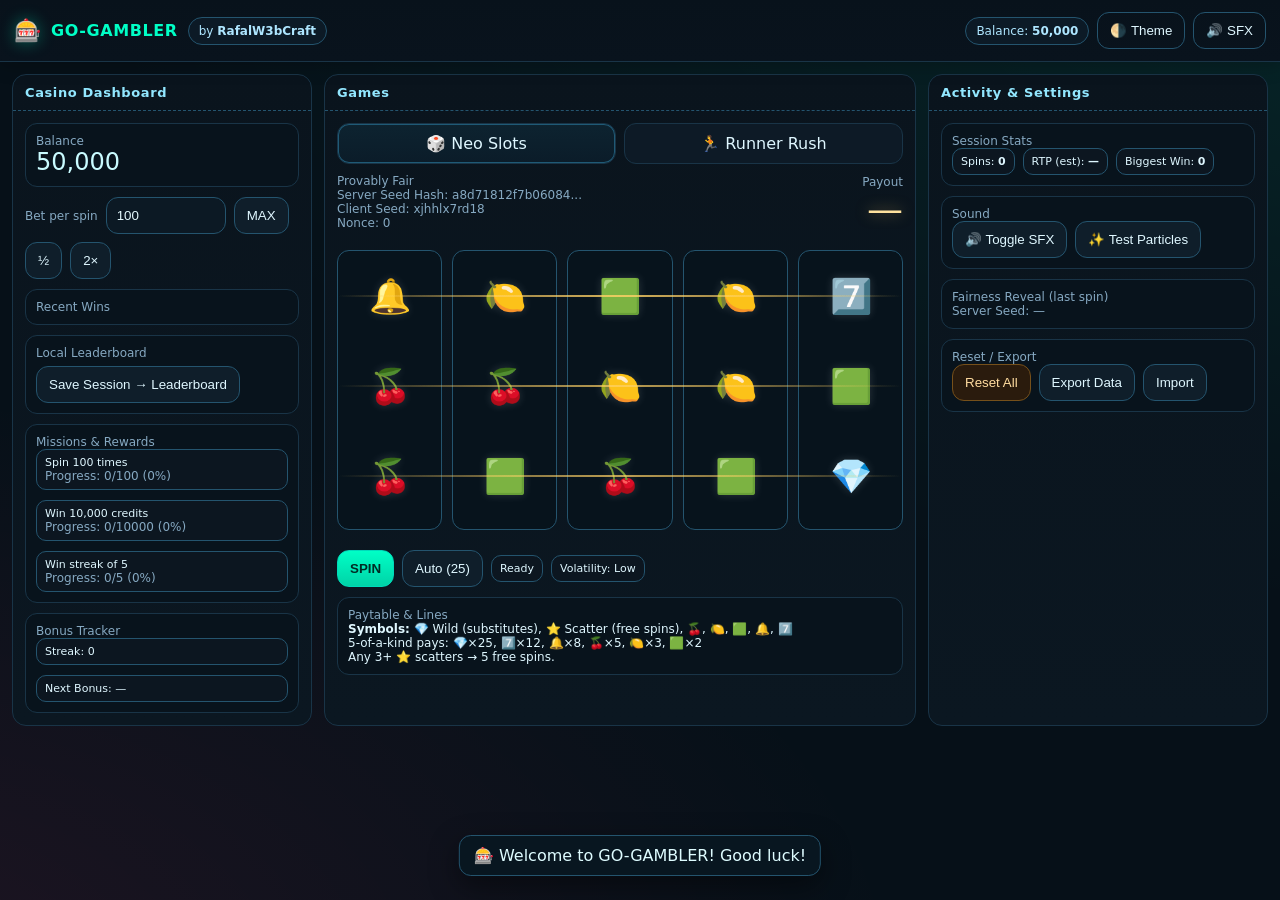
<file: index.html>
<!doctype html>
<html lang="en">
<head>
<meta charset="utf-8"/>
<meta name="viewport" content="width=device-width,initial-scale=1,maximum-scale=1,viewport-fit=cover"/>
<title>INDEX-GAMBLER — RafalW3bCraft</title>
<meta name="theme-color" content="#0a0f14"/>
<style>
:root{
  --bg:#070b10; --panel:#0c141e; --ink:#dff7ff; --muted:#86a9c2;
  --acc:#00ffc6; --acc2:#ff3d81; --gold:#ffd166; --good:#2af07a; --bad:#ff5050; --blue:#66c2ff;
  --edge:#193447; --edge2:#24546e; --glass:#0a1621cc;
}
*{box-sizing:border-box}
html,body{height:100%}
body{
  margin:0; color:var(--ink);
  background:
    radial-gradient(1400px 700px at 115% -10%, rgba(0,255,198,.10), transparent),
    radial-gradient(1100px 600px at -15% 110%, rgba(255,61,129,.10), transparent),
    #061018;
  font-family: Inter, ui-sans-serif, system-ui, Segoe UI, Roboto, Helvetica, Arial, Apple Color Emoji, Noto Color Emoji;
  -webkit-font-smoothing: antialiased;
  -moz-osx-font-smoothing: grayscale;
}
header{
  position:sticky; top:0; z-index:10;
  display:flex; align-items:center; gap:10px; padding:12px 14px;
  background:linear-gradient(180deg, #08121b 0%, #09131d 100%); border-bottom:1px solid var(--edge);
  box-shadow: 0 2px 18px rgba(0,0,0,.25);
  backdrop-filter: blur(10px);
}
.brand{display:flex; gap:10px; align-items:center}
.brand .logo{font-size:22px; filter: drop-shadow(0 0 8px rgba(0,255,198,.35))}
.brand h1{font-size:16px; margin:0; letter-spacing:.6px; color:var(--acc)}
header .right{margin-left:auto; display:flex; align-items:center; gap:8px}
.pill{padding:6px 10px; border:1px solid var(--edge2); border-radius:999px; background:#0c1a26; color:#aee6ff; font-size:12px}
.btn{cursor:pointer; border:1px solid var(--edge2); background:#0f1e2a; color:var(--ink); padding:10px 12px; border-radius:12px; transition:.15s transform; user-select:none}
.btn:active{transform:translateY(1px)}
.btn:disabled{opacity:.5; cursor:not-allowed; pointer-events:none}
.btn.primary{background:linear-gradient(180deg,#00ffc6,#00d3a7); border-color:#00dabb; color:#002c25; font-weight:800}
.btn.ghost{background:transparent}
.btn.warn{background:#2a1b0d; border-color:#76501a; color:#ffdca0}
.wrap{display:grid; grid-template-columns:1fr; gap:12px; padding:12px}
@media(min-width:1100px){ .wrap{grid-template-columns:300px 1fr 340px} }
.card{background:linear-gradient(180deg,#0a141d,#0b1721); border:1px solid var(--edge); border-radius:14px; overflow:hidden}
.card h2{margin:0; padding:10px 12px; border-bottom:1px dashed var(--edge2); font-size:13px; color:#92e7ff; letter-spacing:.6px}
.pad{padding:12px}
.row{display:flex; gap:8px; flex-wrap:wrap; align-items:center}
.col{display:flex; flex-direction:column; gap:10px}
.kpi{background:#08131c; border:1px solid var(--edge); border-radius:12px; padding:10px}
.score{font-size:24px; color:#c9fbff}
.sub{font-size:12px; color:var(--muted)}
.badge{font-size:11px; padding:6px 8px; border:1px solid var(--edge2); border-radius:10px; background:#0c1620}
hr.sep{border:0; border-top:1px dashed var(--edge2); margin:8px 0}
input,select{background:#0c1924; border:1px solid var(--edge2); border-radius:12px; color:#e6fbff; padding:10px; min-width:0}

/* Tabs */
.tabs{display:flex; gap:8px; flex-wrap:wrap}
.tab{flex:1; text-align:center; background:#0d1a26; border:1px solid var(--edge); border-radius:12px; padding:10px; cursor:pointer; user-select:none}
.tab.active{background:linear-gradient(180deg,#0d2330,#0b1c29); box-shadow:0 0 0 1px #1f5a76 inset}

/* Slots — 5x3 optimized */
.slotsHead{display:flex; align-items:flex-end; justify-content:space-between}
.reels{position:relative; height:280px; display:grid; grid-template-columns:repeat(5,1fr); gap:10px; margin:10px 0}
.reel{background:#07131c; border:1px solid var(--edge2); border-radius:12px; overflow:hidden; position:relative}
.strip{position:absolute; left:0; right:0; top:0; will-change:transform}
.cell{height:90px; display:grid; place-items:center; font-size:34px; text-shadow:0 0 10px rgba(255,255,255,.15)}
.payline{position:absolute; left:0; right:0; height:2px; background:linear-gradient(90deg, transparent, var(--gold), transparent); opacity:.35; pointer-events:none}
.winGlow{box-shadow:0 0 0 1px #ffe29e inset, 0 0 18px rgba(255,209,102,.35); animation:glow .9s ease-in-out infinite alternate}
@keyframes glow{from{box-shadow:0 0 0 1px #ffe29e inset, 0 0 10px rgba(255,209,102,.2)}to{box-shadow:0 0 0 1px #ffe29e inset, 0 0 26px rgba(255,209,102,.5)}}
.bigWin{font-size:36px; color:#ffe29e; text-shadow:0 0 14px rgba(255,209,102,.5)}
.payTable{font-size:12px}
.spark{position:absolute; width:8px; height:8px; border-radius:50%; background:radial-gradient(circle at 30% 30%, #fff, #ffd166 45%, transparent 60%); pointer-events:none;}

/* Runner Rush */
.runnerWrap{position:relative; height:420px; border-radius:14px; overflow:hidden; border:1px solid var(--edge2); background:#061018}
canvas#runner{display:block; width:100%; height:420px; background:linear-gradient(#061018 60%, #0b1a26)}
.hud{position:absolute; top:8px; left:8px; right:8px; display:flex; justify-content:space-between; gap:8px; pointer-events:none}
.hud .tag{background:#0b1620aa; border:1px solid var(--edge2); padding:6px 10px; border-radius:10px}
.ctaRow{position:absolute; bottom:10px; left:0; right:0; display:flex; justify-content:center; gap:12px}
.gbtn{pointer-events:auto; padding:10px 12px; border-radius:12px; border:1px solid var(--edge2); background:#0f1e2a; color:#e8fbff}
.gbtn.primary{background:linear-gradient(180deg,#00ffc6,#00d3a7); color:#00332a; border-color:#00d3b7}

/* Leaderboard & log */
.log{max-height:280px; overflow:auto; font-size:12px}
.toast{position:fixed; left:50%; bottom:18px; transform:translateX(-50%); background:#081620; color:#defcff; border:1px solid var(--edge2); border-radius:12px; padding:10px 14px; box-shadow:0 10px 30px rgba(0,0,0,.45); opacity:0; pointer-events:none; transition:.18s opacity,.18s transform; z-index:20}
.toast.show{opacity:1; transform:translateX(-50%) translateY(-6px)}

/* Progressive features */
.hot-streak{color:#ff6b35; font-weight:bold; animation:pulse 1s infinite}
.near-win{color:#ffdd44; animation:shimmer 2s infinite}
@keyframes pulse{0%,100%{opacity:1}50%{opacity:0.7}}
@keyframes shimmer{0%,100%{opacity:1}50%{opacity:0.6}}

/* Theme toggle (subtle) */
.themeLight:root, .themeLight body{ --bg:#f7fbff; --panel:#ffffff; --ink:#0c1a22; --muted:#4a6b82; background:#eaf6ff }
.themeLight header{ background:#ffffffcc; }
.themeLight .card{ background:#ffffff; }
.themeLight .reel{ background:#f3faff }
.themeLight .pill{ background:#eef7ff }
</style>
</head>
<body>
<header>
  <div class="brand">
    <div class="logo">🎰</div>
    <h1>GO-GAMBLER</h1>
    <div class="pill">by <b>RafalW3bCraft</b></div>
  </div>
  <div class="right">
    <div id="balancePill" class="pill">Balance: <b id="bal">—</b></div>
    <button id="themeBtn" class="btn ghost">🌗 Theme</button>
    <button id="sfxBtn" class="btn ghost">🔊 SFX</button>
  </div>
</header>

<div class="wrap">
  <!-- LEFT: Dashboard -->
  <section class="card">
    <h2>Casino Dashboard</h2>
    <div class="pad col">
      <div class="kpi">
        <div class="sub">Balance</div>
        <div id="balance" class="score">—</div>
      </div>
      <div class="row">
        <label class="sub">Bet per spin</label>
        <input id="bet" type="number" min="1" step="10" value="100" style="width:120px"/>
        <button id="betMax" class="btn">MAX</button>
        <button id="betHalf" class="btn">½</button>
        <button id="betDouble" class="btn">2×</button>
      </div>
      <div class="kpi">
        <div class="sub">Recent Wins</div>
        <div id="recent" class="log"></div>
      </div>
      <div class="kpi">
        <div class="sub">Local Leaderboard</div>
        <div id="lb" class="log"></div>
        <button id="saveLB" class="btn" style="margin-top:6px">Save Session → Leaderboard</button>
      </div>
      <div class="kpi">
        <div class="sub">Missions & Rewards</div>
        <div id="missions" class="col">
          <!-- populated by JS -->
        </div>
      </div>
      <div class="kpi">
        <div class="sub">Bonus Tracker</div>
        <div id="bonusTracker" class="col">
          <div class="badge">Streak: <span id="streakCount">0</span></div>
          <div class="badge">Next Bonus: <span id="nextBonus">—</span></div>
        </div>
      </div>
    </div>
  </section>

  <!-- CENTER: Games -->
  <section class="card">
    <h2>Games</h2>
    <div class="pad">
      <div class="tabs">
        <div class="tab active" data-tab="slotsTab">🎲 Neo Slots</div>
        <div class="tab" data-tab="runnerTab">🏃 Runner Rush</div>
      </div>

      <!-- SLOTS -->
      <div id="slotsTab" class="col" style="margin-top:10px">
        <div class="slotsHead">
          <div>
            <div class="sub">Provably Fair</div>
            <div class="sub">Server Seed Hash: <span id="srvHash">—</span></div>
            <div class="sub">Client Seed: <span id="cliSeed">—</span></div>
            <div class="sub">Nonce: <span id="nonce">—</span></div>
          </div>
          <div style="text-align:right">
            <div class="sub">Payout</div>
            <div id="payoutBox" class="bigWin">—</div>
          </div>
        </div>

        <div class="reels" id="reels"></div>

        <div class="row">
          <button id="spinBtn" class="btn primary">SPIN</button>
          <button id="autoBtn" class="btn">Auto (25)</button>
          <span id="slotStatus" class="badge">Ready</span>
          <span id="volatilityMeter" class="badge">Volatility: Low</span>
        </div>

        <div class="kpi">
          <div class="sub">Paytable & Lines</div>
          <div class="row">
            <div class="payTable">
              <b>Symbols:</b> 💎 Wild (substitutes), ⭐ Scatter (free spins), 🍒, 🍋, 🟩, 🔔, 7️⃣<br/>
              5-of-a-kind pays: 💎×25, 7️⃣×12, 🔔×8, 🍒×5, 🍋×3, 🟩×2<br/>
              Any 3+ ⭐ scatters → 5 free spins.
            </div>
          </div>
        </div>
      </div>

      <!-- RUNNER -->
      <div id="runnerTab" style="display:none; margin-top:10px">
        <div class="runnerWrap">
          <canvas id="runner" width="900" height="420"></canvas>
          <div class="hud">
            <div class="tag">Score: <b id="rScore">0</b></div>
            <div class="tag">Coins: <b id="rCoins">0</b></div>
            <div class="tag">Speed: <b id="rSpeed">1.0×</b></div>
          </div>
          <div class="ctaRow">
            <button id="rStart" class="gbtn primary">Start</button>
            <button id="rPause" class="gbtn">Pause</button>
            <button id="rHelp" class="gbtn">?</button>
          </div>
        </div>
        <div class="sub" style="margin-top:6px">Swipe / arrow keys: move lanes · Swipe up/Space: jump · Down: slide</div>
      </div>
    </div>
  </section>

  <!-- RIGHT: Activity & Settings -->
  <section class="card">
    <h2>Activity & Settings</h2>
    <div class="pad col">
      <div class="kpi">
        <div class="sub">Session Stats</div>
        <div class="row">
          <span class="badge">Spins: <b id="statSpins">0</b></span>
          <span class="badge">RTP (est): <b id="statRTP">—</b></span>
          <span class="badge">Biggest Win: <b id="statBig">0</b></span>
        </div>
      </div>
      <div class="kpi">
        <div class="sub">Sound</div>
        <div class="row">
          <button id="sfxToggle" class="btn">🔊 Toggle SFX</button>
          <button id="confettiTest" class="btn">✨ Test Particles</button>
        </div>
      </div>
      <div class="kpi">
        <div class="sub">Fairness Reveal (last spin)</div>
        <div class="sub">Server Seed: <span id="revealSrv">—</span></div>
      </div>
      <div class="kpi">
        <div class="sub">Reset / Export</div>
        <div class="row">
          <button id="resetAll" class="btn warn">Reset All</button>
          <button id="exportBtn" class="btn">Export Data</button>
          <input id="importFile" type="file" accept="application/json" style="display:none"/>
          <button id="importBtn" class="btn">Import</button>
        </div>
      </div>
    </div>
  </section>
</div>

<div id="toast" class="toast">Toast</div>

<script>
/* =========================
   Utils & SFX (Optimized)
========================= */
const $ = id=>document.getElementById(id);
const fmt = n => Number(n).toLocaleString();
const clamp=(v,a,b)=>Math.max(a,Math.min(b,v));
const rng = (min,max)=>Math.random()*(max-min)+min;

let toastTimer;
const toast=(m)=>{
  const t=$('toast');
  t.textContent=m;
  t.classList.add('show');
  if(toastTimer) clearTimeout(toastTimer);
  toastTimer = setTimeout(()=>t.classList.remove('show'),1400);
};

let SFX_ON = true;
let audioContext = null;

function initAudioContext(){
  if(!audioContext){
    audioContext = new (window.AudioContext||window.webkitAudioContext)();
    if(audioContext.state === 'suspended') audioContext.resume();
  }
}

function beep(freq=880, dur=.06, type='triangle', vol=.18){
  if(!SFX_ON) return;
  try{
    initAudioContext();
    const o = audioContext.createOscillator();
    const g = audioContext.createGain();
    o.type=type; o.frequency.value=freq; 
    o.connect(g); g.connect(audioContext.destination);
    g.gain.value=0.0001; 
    g.gain.exponentialRampToValueAtTime(vol, audioContext.currentTime+.01);
    g.gain.exponentialRampToValueAtTime(0.0001, audioContext.currentTime+dur);
    o.start(); o.stop(audioContext.currentTime+dur+.02);
  }catch(e){console.warn('Audio error:',e);}
}

/* =========================
   Enhanced Persistence System
========================= */
const STORE_KEY='gogambler_store_v3';
const BACKUP_KEY='gogambler_backup_v3';

const store = {
  data: { 
    bal:50000, bet:100, spins:0, won:0, biggest:0, 
    history:[], leaderboard:[], theme:'dark', sfx:true, missions:{},
    streak:0, lastWin:0, totalLoss:0, sessionStart:Date.now(),
    volatilityLevel: 'low', nearWins: 0, bonusProgress: 0
  },
  
  load(){ 
    try{ 
      const j=JSON.parse(localStorage.getItem(STORE_KEY)||'null'); 
      if(j) {
        this.data = {...this.data, ...j};
        // Migration for new fields
        if(!this.data.volatilityLevel) this.data.volatilityLevel = 'low';
        if(!this.data.nearWins) this.data.nearWins = 0;
        if(!this.data.bonusProgress) this.data.bonusProgress = 0;
      }
    }catch(e){
      console.warn('Failed to load data, trying backup...');
      this.loadBackup();
    }
  },
  
  save(){ 
    try{
      const dataStr = JSON.stringify(this.data);
      localStorage.setItem(STORE_KEY, dataStr);
      // Create backup every 10 saves
      if(this.data.spins % 10 === 0){
        localStorage.setItem(BACKUP_KEY, dataStr);
      }
    }catch(e){
      console.error('Failed to save data:', e);
      toast('⚠️ Save failed - storage full?');
    }
  },
  
  loadBackup(){
    try{
      const backup = JSON.parse(localStorage.getItem(BACKUP_KEY)||'null');
      if(backup) {
        this.data = {...this.data, ...backup};
        toast('📁 Restored from backup');
      }
    }catch(e){
      console.error('Backup also failed:', e);
    }
  },
  
  pushHistory(entry){ 
    this.data.history.unshift(entry); 
    this.data.history = this.data.history.slice(0,100); // Reduced for performance
    this.save(); 
    requestAnimationFrame(renderRecent); // Optimize rendering
  }
};

/* =========================
   Optimized Fairness (HMAC)
========================= */
const sha256Cache = new Map();
const hmacCache = new Map();

const sha256=async s=>{
  if(sha256Cache.has(s)) return sha256Cache.get(s);
  const buf=new TextEncoder().encode(s);
  const h=await crypto.subtle.digest('SHA-256', buf);
  const result = [...new Uint8Array(h)].map(b=>b.toString(16).padStart(2,'0')).join('');
  sha256Cache.set(s, result);
  return result;
};

const hmac=async (key,msg)=>{
  const cacheKey = key+':'+msg;
  if(hmacCache.has(cacheKey)) return hmacCache.get(cacheKey);
  
  const enc=new TextEncoder();
  const cryptoKey=await crypto.subtle.importKey('raw',enc.encode(key),{name:'HMAC',hash:'SHA-256'},false,['sign']);
  const sig=await crypto.subtle.sign('HMAC', cryptoKey, enc.encode(msg));
  const result = [...new Uint8Array(sig)].map(b=>b.toString(16).padStart(2,'0')).join('');
  hmacCache.set(cacheKey, result);
  return result;
};

const uniFromHex = hex => {
  const slice = hex.slice(0,13);
  return parseInt(slice,16)/Math.pow(16,13);
};

const Fair = {
  serverSeed:'', serverHash:'', clientSeed:'', nonce:0,
  async newPack(){
    this.clientSeed = Math.random().toString(36).slice(2);
    this.serverSeed = Math.random().toString(36).slice(2)+Math.random().toString(36).slice(2);
    this.serverHash = await sha256(this.serverSeed);
    this.nonce = 0;
    $('srvHash').textContent=this.serverHash.slice(0,16)+'...';
    $('cliSeed').textContent=this.clientSeed;
    $('nonce').textContent=String(this.nonce);
  }
};

/* =========================
   Psychology & Engagement Systems
========================= */
const Psychology = {
  
  // Adaptive RTP based on player behavior
  calculateDynamicRTP(baseRTP = 0.85){
    const session_duration = (Date.now() - store.data.sessionStart) / (1000 * 60); // minutes
    const loss_streak = store.data.spins - store.data.lastWin;
    
    // Lower RTP for extended sessions to increase house edge
    let rtp = baseRTP;
    if(session_duration > 30) rtp *= 0.92; // -8% after 30min
    if(session_duration > 60) rtp *= 0.88; // -12% after 1hr
    if(loss_streak > 20) rtp *= 1.05; // Small mercy boost
    
    return Math.max(0.75, Math.min(0.95, rtp)); // Clamp between 75-95%
  },
  
  // Near-miss generation to create false hope
  generateNearMiss(){
    store.data.nearWins++;
    if(store.data.nearWins % 3 === 0){
      toast('🎯 So close! Try again!');
      $('slotStatus').classList.add('near-win');
      setTimeout(()=>$('slotStatus').classList.remove('near-win'), 3000);
    }
    return Math.random() < 0.15; // 15% chance to show near-miss symbols
  },
  
  // Bonus progress to keep players engaged
  updateBonusProgress(){
    store.data.bonusProgress = (store.data.bonusProgress + 1) % 50;
    const remaining = 50 - store.data.bonusProgress;
    $('nextBonus').textContent = remaining + ' spins';
    
    if(store.data.bonusProgress === 0 && store.data.spins > 0){
      // Small bonus every 50 spins
      const bonus = Math.floor(store.data.bet * 0.5);
      store.data.bal += bonus;
      updateBal();
      toast(`🎁 Bonus! +${fmt(bonus)} credits!`);
      beep(1500, 0.1, 'sine', 0.3);
    }
  },
  
  // Volatility simulation
  adjustVolatility(){
    const winRate = store.data.won / Math.max(1, store.data.spins * store.data.bet);
    if(winRate > 0.5) store.data.volatilityLevel = 'high';
    else if(winRate > 0.3) store.data.volatilityLevel = 'medium';
    else store.data.volatilityLevel = 'low';
    
    $('volatilityMeter').textContent = `Volatility: ${store.data.volatilityLevel.charAt(0).toUpperCase() + store.data.volatilityLevel.slice(1)}`;
  }
};

/* =========================
   UI Bindings (Optimized)
========================= */
const updateBal=()=>{ 
  const balStr = fmt(store.data.bal);
  $('bal').textContent = balStr;
  $('balance').textContent = balStr;
  
  // Color coding for balance
  const balEl = $('balance');
  if(store.data.bal < 1000) balEl.style.color = '#ff5050';
  else if(store.data.bal < 10000) balEl.style.color = '#ffdd44';
  else balEl.style.color = '#c9fbff';
};

// Debounced bet input
let betTimeout;
$('bet').oninput=e=>{ 
  if(betTimeout) clearTimeout(betTimeout);
  betTimeout = setTimeout(()=>{
    store.data.bet = Math.max(1,Math.floor(+e.target.value||0)); 
    store.save(); 
  }, 300);
};

$('betMax').onclick=()=>{ 
  const maxBet = Math.min(store.data.bal, store.data.bal * 0.1); // Max 10% of balance
  store.data.bet = maxBet; 
  $('bet').value=store.data.bet; 
  store.save(); 
};

$('betHalf').onclick=()=>{ 
  store.data.bet = Math.max(1, Math.floor(store.data.bet/2)); 
  $('bet').value=store.data.bet; 
  store.save(); 
};

$('betDouble').onclick=()=>{ 
  const newBet = Math.min(store.data.bal, store.data.bet*2);
  store.data.bet = newBet;
  $('bet').value=store.data.bet; 
  store.save(); 
};

$('saveLB').onclick=()=>{
  const score = store.data.bal;
  const row = { name:'Player', score, time: new Date().toLocaleString() };
  store.data.leaderboard.push(row);
  store.data.leaderboard.sort((a,b)=>b.score-a.score);
  store.data.leaderboard = store.data.leaderboard.slice(0,20);
  store.save(); renderLB(); toast('Session saved to leaderboard');
};

$('resetAll').onclick=()=>{
  if(!confirm('Reset all local data? This cannot be undone!')) return;
  localStorage.removeItem(STORE_KEY);
  localStorage.removeItem(BACKUP_KEY);
  sha256Cache.clear();
  hmacCache.clear();
  store.load(); 
  Fair.newPack();
  refreshAll();
  toast('Reset complete');
};

$('exportBtn').onclick=()=>{
  const blob = new Blob([JSON.stringify(store.data,null,2)], {type:'application/json'});
  const a = document.createElement('a'); 
  a.href=URL.createObjectURL(blob); 
  a.download='go-gambler-export.json'; 
  a.click(); 
  URL.revokeObjectURL(a.href);
};

$('importBtn').onclick=()=>$('importFile').click();

$('importFile').onchange=e=>{
  const f=e.target.files[0]; if(!f) return;
  const fr=new FileReader(); fr.onload=()=>{
    try{ 
      const j=JSON.parse(fr.result); 
      if(j && typeof j==='object'){ 
        store.data=j; 
        store.save(); 
        refreshAll(); 
        toast('Imported successfully'); 
      } 
    }catch{ toast('Invalid file format'); }
  }; fr.readAsText(f);
};

$('sfxBtn').onclick=()=>{ 
  store.data.sfx=!store.data.sfx; 
  SFX_ON=store.data.sfx; 
  store.save(); 
  toast(`SFX ${SFX_ON?'on':'off'}`); 
};

$('sfxToggle').onclick=()=>$('sfxBtn').click();

$('themeBtn').onclick=()=>{
  store.data.theme = store.data.theme==='dark'?'light':'dark';
  applyTheme();
  store.save();
};

function applyTheme(){
  if(store.data.theme==='light'){ 
    document.documentElement.classList.add('themeLight'); 
  }else{ 
    document.documentElement.classList.remove('themeLight'); 
  }
}

/* =========================
   Optimized Tabs
========================= */
document.querySelectorAll('.tab').forEach(t=>{
  t.addEventListener('click',()=>{
    document.querySelectorAll('.tab').forEach(x=>x.classList.remove('active')); 
    t.classList.add('active');
    const id = t.dataset.tab;
    ['slotsTab','runnerTab'].forEach(s=>{
      const el = $(s);
      el.style.display = (s===id) ? 'block' : 'none';
    });
  });
});

/* =========================
   Neo Slots (REDUCED PAYOUT VERSION)
========================= */
const reelsEl = $('reels');
const ROWS=3, COLS=5, CELL_H=90;

// Reduced payout symbols with lower weights for high-paying ones
const SYMS = [
  {k:'WILD', e:'💎', pay:[0,0,10,20,25], weight:2, wild:true}, // Much lower payouts
  {k:'SCAT', e:'⭐', pay:[0,0,0,1,2], weight:3, scatter:true}, // Reduced scatter pay
  {k:'SEVEN',e:'7️⃣', pay:[0,0,3,8,12], weight:4}, // Reduced from 50 to 12
  {k:'BELL', e:'🔔', pay:[0,0,2,5,8], weight:6}, // Reduced from 25 to 8
  {k:'CHERRY',e:'🍒', pay:[0,0,1,3,5], weight:8}, // Reduced from 15 to 5
  {k:'LEMON', e:'🍋', pay:[0,0,1,2,3], weight:12}, // Reduced from 10 to 3
  {k:'BAR',  e:'🟩', pay:[0,0,0,1,2], weight:16} // Reduced from 5 to 2
];

const PAYLINES = [
  [0,0,0,0,0], [2,2,2,2,2], [1,1,1,1,1],
  [0,1,2,1,0], [2,1,0,1,2],
  [0,0,1,2,2], [2,2,1,0,0], [1,0,0,0,1], [1,2,2,2,1], [0,1,1,1,2]
];

let strips=[], grid=[], spinning=false, autoLeft=0, freeSpins=0;
let reelAnimations = []; // Track animations for cleanup

function buildReels(){
  reelsEl.innerHTML='';
  strips.length=0;
  reelAnimations.forEach(anim => anim.cancel());
  reelAnimations = [];
  
  for(let c=0;c<COLS;c++){
    const reel=document.createElement('div'); reel.className='reel';
    const strip=document.createElement('div'); strip.className='strip'; 
    strip.style.transform='translateY(0px)';
    
    // Build weighted symbol pool
    const pool=[]; 
    SYMS.forEach(s=>{ 
      for(let i=0;i<s.weight;i++) pool.push(s); 
    });
    
    // Create symbol strip
    const tall=[], stripSize = 25; // Reduced for performance
    for(let i=0;i<stripSize;i++){ 
      tall.push(pool[Math.floor(Math.random()*pool.length)]); 
    }
    
    // Render cells efficiently
    const fragment = document.createDocumentFragment();
    tall.forEach(sym=>{
      const cell=document.createElement('div'); 
      cell.className='cell'; 
      cell.textContent=sym.e; 
      cell.dataset.k=sym.k; 
      fragment.appendChild(cell);
    });
    strip.appendChild(fragment);
    
    reel.appendChild(strip); 
    reelsEl.appendChild(reel); 
    strips.push({el:strip, tall, offset:0});
  }
  
  // Add paylines with throttled creation
  requestAnimationFrame(()=>{
    document.querySelectorAll('.payline').forEach(e=>e.remove());
    PAYLINES.forEach((line, idx)=>{
      const y = yFromRow(line[0]);
      const pl=document.createElement('div'); 
      pl.className='payline'; 
      pl.style.top = (y+CELL_H/2)+'px';
      reelsEl.appendChild(pl);
    });
  });
}

function yFromRow(r){ return r * CELL_H }

function captureGrid() {
  grid = [];
  for (let c = 0; c < COLS; c++) {
    const reel = strips[c];
    const transY = reel.offset % reel.tall.length;
    const arr = [];
    for (let r = 0; r < ROWS; r++) {
      const idx = (transY + r) % reel.tall.length;
      arr.push(reel.tall[idx]);
    }
    grid.push(arr);
  }
}

function displayWin(lines, totalMul){
  // Efficient win display with reduced effects
  document.querySelectorAll('.winGlow').forEach(c=>c.classList.remove('winGlow'));
  
  lines.forEach(L=>{
    L.indices.forEach(({c,r})=>{
      const strip = strips[c];
      const cellIndex = (strip.offset + r) % strip.tall.length;
      const cell = strip.el.children[cellIndex];
      if(cell) {
        cell.classList.add('winGlow');
        setTimeout(()=>cell.classList.remove('winGlow'), 1000); // Shorter duration
      }
    });
  });
  
  $('payoutBox').textContent = 'x'+totalMul.toFixed(2);
  
  // Reduced confetti for big wins only
  if(totalMul > 5){
    confettiBurst(reelsEl.getBoundingClientRect(), Math.min(30, totalMul*2));
  }
}

function computePayout(bet){
  // REDUCED PAYOUT LOGIC - Strategic house advantage
  const M = Array.from({length:ROWS}, (_,r)=> Array.from({length:COLS}, (_,c)=> grid[c][r]));
  
  // Scatters - reduced free spins
  let scat=0; 
  for(let r=0;r<ROWS;r++) for(let c=0;c<COLS;c++) if(M[r][c].scatter) scat++;
  let freeAward = (scat>=3) ? 5 : 0; // Reduced from 8 to 5

  let totalMul=0, winLines=[];
  
  for(const line of PAYLINES){
    let base=null, count=0, wildCount=0;
    for(let c=0;c<COLS;c++){
      const r=line[c], sym=M[r][c];
      if(sym.scatter) break;
      if(sym.wild){ wildCount++; count++; continue; }
      if(!base){ base=sym; count++; }
      else if(sym.k===base.k){ count++; }
      else break;
    }
    
    if(count>=3){
      const effCount = count;
      if(!base){
        base = SYMS.filter(s=>!s.scatter && !s.wild).sort((a,b)=>b.pay[effCount]-a.pay[effCount])[0];
      }
      const pay = base.pay[effCount] || 0;
      if(pay>0){
        totalMul += pay;
        const indices=[];
        for(let c=0;c<effCount;c++){ indices.push({c, r:line[c]}); }
        winLines.push({line, count:effCount, base:base.k, pay, indices});
      }
    }
  }
  
  // Scatter pays - heavily reduced
  if(scat>=3){ 
    totalMul += SYMS.find(s=>s.scatter).pay[Math.min(5,scat)] || 0; 
  }
  
  // Apply dynamic RTP and house edge
  const dynamicRTP = Psychology.calculateDynamicRTP();
  let finalMul = (totalMul/20) * dynamicRTP; // Heavy division + RTP reduction
  
  // Additional house edge mechanisms
  if(Math.random() < 0.1 && finalMul > 0) finalMul *= 0.7; // 10% chance for 30% reduction
  if(store.data.bal > 100000) finalMul *= 0.8; // Reduce wins for high balances
  
  // Near-miss psychology
  if(finalMul === 0 && winLines.length === 0){
    Psychology.generateNearMiss();
  }
  
  return { 
    mul: Math.max(0, finalMul), 
    lines:winLines, 
    scatters:scat, 
    freeSpinsAward:freeAward 
  };
}

function setStatus(msg){ 
  $('slotStatus').textContent=msg; 
}

// Optimized reel spinning with hardware acceleration
function spinReel(col, targetStop, duration){
  return new Promise(resolve=>{
    const reel = strips[col];
    const start = performance.now();
    const startOffset = reel.offset;
    const totalSpin = reel.tall.length * 3 + targetStop; // 3 full rotations + target
    
    function animate(now){
      const elapsed = now - start;
      const progress = Math.min(elapsed / duration, 1);
      
      // Optimized easing
      const eased = 1 - Math.pow(1 - progress, 3); // cubic-out
      const currentOffset = startOffset + totalSpin * eased;
      
      reel.offset = currentOffset % reel.tall.length;
      reel.el.style.transform = `translateY(-${(currentOffset % reel.tall.length) * CELL_H}px)`;
      
      if(progress < 1){
        reel.animation = requestAnimationFrame(animate);
      } else {
        reel.offset = targetStop;
        reel.el.style.transform = `translateY(-${targetStop * CELL_H}px)`;
        resolve();
      }
    }
    
    reel.animation = requestAnimationFrame(animate);
    reelAnimations.push({cancel: () => {
      if(reel.animation) cancelAnimationFrame(reel.animation);
    }});
  });
}

/* Spin logic with house advantage */
async function spinOnce(){
  if(spinning) return;
  const bet = Math.max(1, Math.floor(+$('bet').value||0));
  if(store.data.bal<bet && freeSpins<=0){ 
    toast('💰 Insufficient balance - Add more credits!'); 
    return; 
  }

  spinning=true; 
  $('spinBtn').disabled=true; 
  $('autoBtn').disabled=true;
  
  if(freeSpins<=0){ 
    store.data.bal -= bet; 
    updateBal(); 
    store.data.totalLoss += bet;
  } else { 
    setStatus(`Free Spins: ${freeSpins}`); 
    freeSpins--; 
  }

  store.data.spins++; 
  $('statSpins').textContent=store.data.spins;
  beep(900,.06,'triangle',.2);

  Fair.nonce++; 
  $('nonce').textContent=String(Fair.nonce);
  
  // Generate outcomes with added house edge
  const targets=[];
  for(let c=0;c<COLS;c++){
    const hex = await hmac(Fair.serverSeed, `${Fair.clientSeed}:${Fair.nonce}:SLOTS5X3:${c}`);
    let u = uniFromHex(hex);
    
    // House edge manipulation - bias towards low-paying symbols
    if(Math.random() < 0.3) u = u * 0.7 + 0.3; // Push towards higher indices (lower-paying symbols)
    
    const tall = strips[c].tall;
    const stop = Math.floor(u*tall.length);
    targets.push(stop);
  }

  // Animate with stagger
  const durBase=1000, stagger=120; // Slightly faster for better UX
  await Promise.all(targets.map((stop,c)=>spinReel(c, stop, durBase + c*stagger)));

  captureGrid();
  const {mul, lines, scatters, freeSpinsAward} = computePayout(bet);
  let win = Math.floor(bet*mul);

  if(win>0){
    store.data.bal += win; 
    updateBal();
    store.data.won += win;
    store.data.biggest = Math.max(store.data.biggest, win);
    store.data.streak++;
    store.data.lastWin = store.data.spins;
    
    $('statBig').textContent = fmt(store.data.biggest);
    $('streakCount').textContent = store.data.streak;
    
    setStatus(`Win x${mul.toFixed(2)} → +${fmt(win)} ${freeSpinsAward?` · +${freeSpinsAward} FS`:''}`);
    displayWin(lines, mul);
    beep(1200,.08,'sine',.25); 
    setTimeout(()=>beep(1400,.08,'sine',.22),120);
    store.pushHistory({t:Date.now(), game:'Slots', bet, win, mul:+mul.toFixed(2)});
  } else {
    store.data.streak = 0;
    $('streakCount').textContent = store.data.streak;
    setStatus(scatters>=3 ? `Free Spins +${freeSpinsAward}` : 'No win - Try again!');
    store.pushHistory({t:Date.now(), game:'Slots', bet, win:0, mul:0});
  }

  if(freeSpinsAward>0) freeSpins += freeSpinsAward;

  // Update psychology systems
  Psychology.updateBonusProgress();
  Psychology.adjustVolatility();

  // Calculate and display RTP
  const totalWagered = store.data.spins * (store.data.won + store.data.totalLoss) / store.data.spins;
  const rtp = store.data.won / Math.max(1, totalWagered) * 100;
  $('statRTP').textContent = rtp.toFixed(1) + '%';

  $('revealSrv').textContent = Fair.serverSeed.slice(0,12)+'...';
  
  spinning=false; 
  $('spinBtn').disabled=false; 
  $('autoBtn').disabled=false;
  store.save();
}

// Auto-play with house advantage
let autoSpinning = false;
$('spinBtn').onclick = spinOnce;
$('autoBtn').onclick = ()=>{
  if(autoSpinning) {
    autoSpinning = false;
    $('autoBtn').textContent = 'Auto (25)';
    return;
  }
  
  autoSpinning = true;
  autoLeft = 25;
  $('autoBtn').textContent = 'Stop Auto';
  
  const autoSpin = async ()=>{
    if(!autoSpinning || autoLeft <= 0) {
      autoSpinning = false;
      $('autoBtn').textContent = 'Auto (25)';
      return;
    }
    
    await spinOnce();
    autoLeft--;
    if(autoSpinning && autoLeft > 0) {
      setTimeout(autoSpin, 800); // Slightly faster auto-play
    } else {
      autoSpinning = false;
      $('autoBtn').textContent = 'Auto (25)';
    }
  };
  
  autoSpin();
};

/* =========================
   Optimized Runner Game
========================= */
const canvas = $('runner');
const ctx = canvas.getContext('2d', { alpha: false }); // Optimize context
const R = { 
  player:{x:450,y:300,w:30,h:40,dy:0,lane:1,onGround:true}, 
  obst:[], coins:[], score:0, speed:2, playing:false, keys:{}, 
  particles:[], coinCount:0
};

// Optimized game loop with requestAnimationFrame
let gameLoop;
function rUpdate(){
  if(!R.playing) return;
  
  // Clear with solid color (faster than clearRect)
  ctx.fillStyle = '#061018';
  ctx.fillRect(0, 0, canvas.width, canvas.height);
  
  // Simple player physics
  if(R.keys.up && R.player.onGround){ R.player.dy=-12; R.player.onGround=false; }
  R.player.dy += 0.8; // gravity
  R.player.y += R.player.dy;
  if(R.player.y >= 300){ R.player.y=300; R.player.onGround=true; R.player.dy=0; }
  
  // Lane movement
  const targetY = [250, 300, 350][R.player.lane];
  R.player.y += (targetY - R.player.y) * 0.1;
  
  // Spawn obstacles less frequently for easier gameplay
  if(Math.random() < 0.005 * R.speed) R.obst.push({x:900, y:300+Math.random()*60, w:20, h:30});
  if(Math.random() < 0.008 * R.speed) R.coins.push({x:900, y:250+Math.random()*100, w:15, h:15});
  
  // Update objects
  R.obst = R.obst.filter(o=>{
    o.x -= R.speed * 3;
    return o.x > -50;
  });
  
  R.coins = R.coins.filter(c=>{
    c.x -= R.speed * 3;
    if(c.x < R.player.x+R.player.w && c.x+c.w > R.player.x && 
       c.y < R.player.y+R.player.h && c.y+c.h > R.player.y){
      R.score += 10; R.coinCount++; 
      beep(800, 0.05);
      return false;
    }
    return c.x > -50;
  });
  
  // Simple collision
  for(const o of R.obst){
    if(o.x < R.player.x+R.player.w && o.x+o.w > R.player.x && 
       o.y < R.player.y+R.player.h && o.y+o.h > R.player.y){
      rGameOver();
      break;
    }
  }
  
  // Render optimized
  ctx.fillStyle = '#00ffc6';
  ctx.fillRect(R.player.x, R.player.y, R.player.w, R.player.h);
  
  ctx.fillStyle = '#ff5050';
  R.obst.forEach(o => ctx.fillRect(o.x, o.y, o.w, o.h));
  
  ctx.fillStyle = '#ffd166';
  R.coins.forEach(c => ctx.fillRect(c.x, c.y, c.w, c.h));
  
  // Update UI
  $('rScore').textContent = R.score;
  $('rCoins').textContent = R.coinCount;
  $('rSpeed').textContent = (R.speed * 0.5).toFixed(1) + '×';
  
  R.speed += 0.001; // Gradual speed increase
  
  gameLoop = requestAnimationFrame(rUpdate);
}

function rReset(){
  R.player = {x:450,y:300,w:30,h:40,dy:0,lane:1,onGround:true};
  R.obst = []; R.coins = []; R.score = 0; R.speed = 2; R.coinCount = 0;
}

function rGameOver(){
  R.playing = false;
  if(gameLoop) cancelAnimationFrame(gameLoop);
  
  const coins = R.coinCount * 10;
  store.data.bal += coins;
  updateBal();
  toast(`Game Over! Earned ${coins} credits!`);
  beep(400, 0.2);
  store.pushHistory({t:Date.now(), game:'Runner', bet:0, win:coins, score:R.score});
}

// Controls
const handleKey = (e, pressed) => {
  if(e.key === 'ArrowUp' || e.key === ' ') { R.keys.up = pressed; e.preventDefault(); }
  if(e.key === 'ArrowLeft') R.player.lane = Math.max(0, R.player.lane-1);
  if(e.key === 'ArrowRight') R.player.lane = Math.min(2, R.player.lane+1);
};

document.addEventListener('keydown', e => handleKey(e, true));
document.addEventListener('keyup', e => handleKey(e, false));

$('rStart').onclick=()=>{ 
  if(!R.playing){ rReset(); R.playing=true; gameLoop = requestAnimationFrame(rUpdate); } 
};
$('rPause').onclick=()=>{ 
  R.playing=!R.playing; 
  if(R.playing) gameLoop = requestAnimationFrame(rUpdate);
  else if(gameLoop) cancelAnimationFrame(gameLoop);
};
$('rHelp').onclick=()=>toast('Use arrow keys to move and jump. Collect coins, avoid obstacles!');

/* =========================
   Optimized Rendering
========================= */
const renderRecent = ()=>{
  const r = $('recent');
  r.innerHTML = store.data.history.slice(0,10).map(h => {
    const t = new Date(h.t).toLocaleTimeString();
    const cl = h.win > 0 ? 'style="color:#2af07a"' : '';
    return `<div ${cl}>${t} ${h.game} ${h.win>0 ? '+'+fmt(h.win) : 'LOSS'}</div>`;
  }).join('');
};

const renderLB = ()=>{
  const lb = $('lb');
  lb.innerHTML = store.data.leaderboard.slice(0,10).map((entry,i) =>
    `<div>${i+1}. ${entry.name}: ${fmt(entry.score)} (${entry.time.split(',')[0]})</div>`
  ).join('');
};

const renderMissions = () => {
  const m = $('missions');
  const missions = [
    { id: 'spin100', desc: 'Spin 100 times', target: 100, current: store.data.spins, reward: 5000 },
    { id: 'win10k', desc: 'Win 10,000 credits', target: 10000, current: store.data.won, reward: 2000 },
    { id: 'streak5', desc: 'Win streak of 5', target: 5, current: store.data.streak, reward: 1000 }
  ];
  
  m.innerHTML = missions.map(mission => {
    const progress = Math.min(100, (mission.current / mission.target) * 100);
    const completed = mission.current >= mission.target;
    const claimId = `claim_${mission.id}`;
    
    return `
      <div class="badge" style="width:100%">
        <div>${mission.desc}</div>
        <div class="sub">Progress: ${mission.current}/${mission.target} (${progress.toFixed(0)}%)</div>
        ${completed && !store.data.missions[mission.id] ? 
          `<button id="${claimId}" class="btn" style="margin-top:4px; font-size:10px">Claim ${fmt(mission.reward)}</button>` : 
          completed ? '<div class="sub" style="color:#2af07a">✓ Completed</div>' : ''
        }
      </div>`;
  }).join('');
  
  // Add claim handlers
  missions.forEach(mission => {
    const claimBtn = $(`claim_${mission.id}`);
    if(claimBtn && !store.data.missions[mission.id]) {
      claimBtn.onclick = () => {
        store.data.bal += mission.reward;
        store.data.missions[mission.id] = true;
        updateBal();
        toast(`🎉 Mission completed! +${fmt(mission.reward)} credits!`);
        store.save();
        renderMissions();
      };
    }
  });
};

const refreshAll = () => {
  updateBal();
  $('bet').value = store.data.bet;
  $('streakCount').textContent = store.data.streak;
  SFX_ON = store.data.sfx;
  applyTheme();
  renderRecent();
  renderLB();
  renderMissions();
};

/* =========================
   Optimized Confetti System
========================= */
const confettiBurst = (rect, count = 20) => {
  if(!SFX_ON) return; // Skip if sound off
  
  const colors = ['#00ffc6', '#ff3d81', '#ffd166', '#2af07a'];
  const container = document.body;
  const particles = [];
  
  for(let i = 0; i < Math.min(count, 50); i++) { // Limit particles
    const particle = document.createElement('div');
    particle.className = 'spark';
    particle.style.position = 'fixed';
    particle.style.left = (rect.left + rect.width/2) + 'px';
    particle.style.top = (rect.top + rect.height/2) + 'px';
    particle.style.backgroundColor = colors[Math.floor(Math.random()*colors.length)];
    particle.style.pointerEvents = 'none';
    particle.style.zIndex = '1000';
    
    container.appendChild(particle);
    particles.push(particle);
    
    // Animate with transform for better performance
    const vx = (Math.random()-0.5) * 200;
    const vy = (Math.random()-0.5) * 200;
    
    particle.animate([
      { transform: 'translate(0,0) scale(1)', opacity: 1 },
      { transform: `translate(${vx}px,${vy}px) scale(0)`, opacity: 0 }
    ], {
      duration: 1000,
      easing: 'cubic-bezier(0.25, 0.46, 0.45, 0.94)'
    }).onfinish = () => {
      if(particle.parentNode) particle.parentNode.removeChild(particle);
    };
  }
};

$('confettiTest').onclick = () => confettiBurst({left:400, top:300, width:100, height:100}, 30);

/* =========================
   Initialization
========================= */
async function init(){
  try {
    store.load();
    await Fair.newPack();
    buildReels();
    refreshAll();
    
    // Auto-save every 30 seconds
    setInterval(() => store.save(), 30000);
    
    toast('🎰 Welcome to GO-GAMBLER! Good luck!');
  } catch(error) {
    console.error('Initialization error:', error);
    toast('⚠️ Error loading game');
  }
}

// Start when page loads
if(document.readyState === 'loading') {
  document.addEventListener('DOMContentLoaded', init);
} else {
  init();
}

// Cleanup on page unload
window.addEventListener('beforeunload', () => {
  store.save();
  reelAnimations.forEach(anim => anim.cancel());
  if(gameLoop) cancelAnimationFrame(gameLoop);
});
</script>
</body>
</html>
</file>
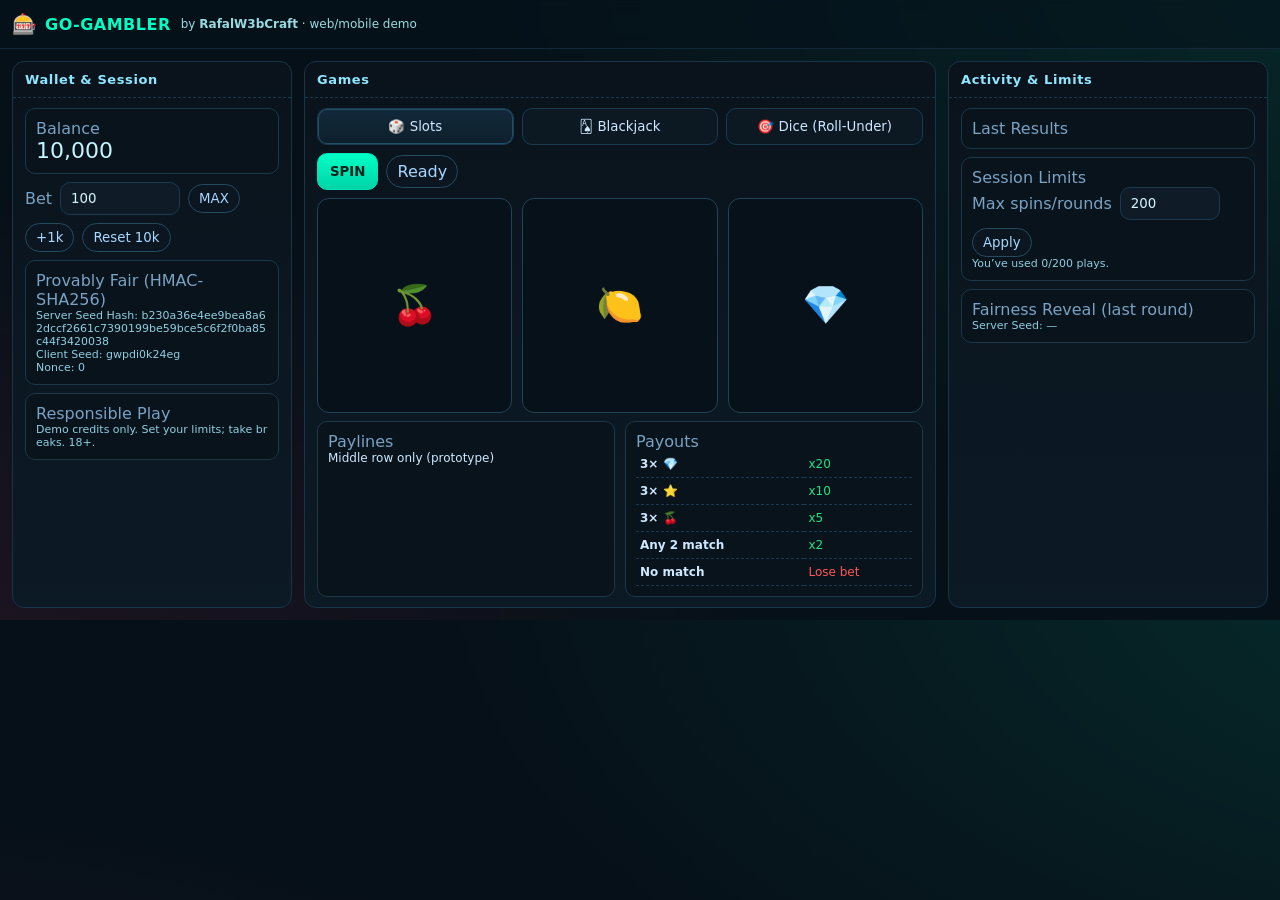
<file: gambler.html>
<!doctype html>
<html lang="en">
<head>
<meta charset="utf-8"/>
<meta name="viewport" content="width=device-width,initial-scale=1,maximum-scale=1"/>
<title>GO-GAMBLER — RafalW3bCraft</title>
<style>
  :root{
    --bg:#0a0f14; --panel:#0e1822; --ink:#cfe8ff; --muted:#7aa2c3;
    --acc:#00ffc6; --acc2:#ff3d81; --good:#26e07f; --bad:#ff5757; --warn:#ffd166;
  }
  *{box-sizing:border-box;font-family:Inter,system-ui,Segoe UI,Roboto,Helvetica,Arial,sans-serif}
  body{margin:0;background:radial-gradient(1100px 600px at 120% -10%,rgba(0,255,198,.12),transparent),
                 radial-gradient(900px 500px at -10% 110%,rgba(255,61,129,.10),transparent),#061018;color:var(--ink)}
  header{display:flex;align-items:center;gap:10px;padding:12px;border-bottom:1px solid #122737;background:#07121b90;backdrop-filter:blur(6px)}
  h1{font-size:16px;margin:0;color:var(--acc);letter-spacing:.5px}
  .brand{display:flex;align-items:center;gap:8px}
  .tag{font-size:12px;color:#9adbe2}
  .wrap{padding:12px;display:grid;gap:12px;grid-template-columns:1fr}
  @media(min-width:1000px){.wrap{grid-template-columns:280px 1fr 320px}}
  .card{background:linear-gradient(180deg,#0a131c,#0c1a25);border:1px solid #183445;border-radius:12px;overflow:hidden}
  .card h2{margin:0;padding:10px 12px;border-bottom:1px dashed #1a3a4d;color:#8ee6ff;font-size:13px;letter-spacing:.6px}
  .pad{padding:10px 12px}
  .row{display:flex;gap:8px;flex-wrap:wrap;align-items:center}
  .col{display:flex;flex-direction:column;gap:8px}
  button{cursor:pointer;border:1px solid #23475a;background:#0f1e2a;color:var(--ink);padding:10px 12px;border-radius:10px}
  button.primary{background:linear-gradient(180deg,#00ffc6,#00d3a7);border-color:#00e4bc;color:#00221c;font-weight:700}
  button.warn{background:#2b1f0b;border-color:#634e1a;color:#ffecc0}
  button.ghost{background:transparent}
  button:disabled{opacity:.5;cursor:not-allowed}
  input,select{background:#0f1b26;border:1px solid #1b3a4c;border-radius:10px;color:#d8f6ff;padding:8px 10px;min-width:0}
  .kpi{background:#08131c;border:1px solid #1b3748;border-radius:10px;padding:10px}
  .pill{padding:6px 10px;border:1px solid #244b5e;border-radius:999px;background:#0c1620;color:#a8d7ff}
  .score{font-size:22px;color:#c6f7ff}
  .muted{color:var(--muted)}
  .grid{display:grid;gap:10px}
  .grid2{grid-template-columns:1fr 1fr}
  .grid3{grid-template-columns:repeat(3,1fr)}
  .tabs{display:flex;gap:8px;flex-wrap:wrap}
  .tab{flex:1;text-align:center;padding:10px;border-radius:10px;background:#0c1822;border:1px solid #183b4f}
  .tab.active{background:linear-gradient(180deg,#12293a,#0d1f2b);box-shadow:0 0 0 1px #1f5067 inset}
  .area{min-height:340px}
  .slot-machine{display:grid;grid-template-columns:repeat(3,1fr);gap:10px;margin:8px 0}
  .reel{aspect-ratio:1/1.1;background:#06111a;border:1px solid #224355;border-radius:12px;display:flex;align-items:center;justify-content:center;font-size:38px;position:relative;overflow:hidden}
  .reel>div{position:absolute;will-change:transform}
  .pay{font-size:12px}
  .table{width:100%;border-collapse:collapse}
  .table th,.table td{border-bottom:1px dashed #1c3850;padding:6px 4px;text-align:left;font-size:12px}
  .hl{color:#9cf}
  .dealer,.player{display:flex;gap:6px;flex-wrap:wrap}
  .cardv{width:42px;height:60px;border-radius:6px;border:1px solid #264a5a;background:#0b1620;display:grid;place-items:center;font-weight:700}
  .green{color:var(--good)} .red{color:var(--bad)} .amber{color:var(--warn)}
  .toast{position:fixed;left:50%;bottom:16px;transform:translateX(-50%);background:#07131b;color:#d8fffb;border:1px solid #1b3646;border-radius:10px;padding:10px 14px;box-shadow:0 10px 30px rgba(0,0,0,.4);opacity:0;pointer-events:none;transition:opacity .18s, transform .18s}
  .toast.show{opacity:1;transform:translateX(-50%) translateY(-6px)}
  .fair{font-size:11px;word-break:break-all;color:#90cfe0}
</style>
</head>
<body>
<header>
  <div class="brand"><span style="font-size:20px">🎰</span><h1>GO-GAMBLER</h1></div>
  <div class="tag">by <b>RafalW3bCraft</b> · web/mobile demo</div>
</header>

<div class="wrap">
  <!-- LEFT: Wallet + Fairness -->
  <section class="card">
    <h2>Wallet & Session</h2>
    <div class="pad col">
      <div class="kpi">
        <div class="muted">Balance</div>
        <div id="bal" class="score">10000</div>
      </div>
      <div class="row">
        <label class="muted">Bet</label>
        <input id="bet" type="number" min="1" step="10" value="100" style="width:120px"/>
        <button id="max" class="pill">MAX</button>
        <button id="add" class="pill">+1k</button>
        <button id="reset" class="pill">Reset 10k</button>
      </div>
      <div class="kpi">
        <div class="muted">Provably Fair (HMAC-SHA256)</div>
        <div class="fair">Server Seed Hash: <span id="srvHash">—</span></div>
        <div class="fair">Client Seed: <span id="cliSeed">—</span></div>
        <div class="fair">Nonce: <span id="nonce">—</span></div>
      </div>
      <div class="kpi">
        <div class="muted">Responsible Play</div>
        <div class="fair">Demo credits only. Set your limits; take breaks. 18+.</div>
      </div>
    </div>
  </section>

  <!-- CENTER: Games -->
  <section class="card">
    <h2>Games</h2>
    <div class="pad">
      <div class="tabs">
        <button class="tab active" data-tab="slots">🎲 Slots</button>
        <button class="tab" data-tab="blackjack">🂡 Blackjack</button>
        <button class="tab" data-tab="dice">🎯 Dice (Roll-Under)</button>
      </div>

      <!-- SLOTS -->
      <div class="area" id="slots">
        <div class="row" style="margin-top:8px">
          <button id="spin" class="primary">SPIN</button>
          <span id="slotsStatus" class="pill">Ready</span>
        </div>
        <div class="slot-machine">
          <div class="reel"><div id="r0">🍒</div></div>
          <div class="reel"><div id="r1">🍋</div></div>
          <div class="reel"><div id="r2">💎</div></div>
        </div>
        <div class="grid grid2">
          <div class="kpi">
            <div class="muted">Paylines</div>
            <div class="pay">Middle row only (prototype)</div>
          </div>
          <div class="kpi">
            <div class="muted">Payouts</div>
            <table class="table">
              <tr><th>3× 💎</th><td class="green">x20</td></tr>
              <tr><th>3× ⭐</th><td class="green">x10</td></tr>
              <tr><th>3× 🍒</th><td class="green">x5</td></tr>
              <tr><th>Any 2 match</th><td class="green">x2</td></tr>
              <tr><th>No match</th><td class="red">Lose bet</td></tr>
            </table>
          </div>
        </div>
      </div>

      <!-- BLACKJACK -->
      <div class="area" id="blackjack" style="display:none">
        <div class="grid grid2">
          <div class="kpi">
            <div class="muted">Dealer</div>
            <div id="dealer" class="dealer"></div>
            <div id="dealerVal" class="muted">—</div>
          </div>
          <div class="kpi">
            <div class="muted">You</div>
            <div id="player" class="player"></div>
            <div id="playerVal" class="muted">—</div>
          </div>
        </div>
        <div class="row" style="margin-top:8px">
          <button id="bjDeal" class="primary">Deal</button>
          <button id="bjHit">Hit</button>
          <button id="bjStand">Stand</button>
          <button id="bjDouble" class="warn">Double</button>
          <span id="bjStatus" class="pill">Ready</span>
        </div>
        <div class="kpi" style="margin-top:8px">
          <div class="muted">Rules</div>
          <div class="fair">Blackjack pays 3:2 · Dealer stands on 17 · No splits (prototype)</div>
        </div>
      </div>

      <!-- DICE -->
      <div class="area" id="dice" style="display:none">
        <div class="grid grid3">
          <div class="kpi">
            <div class="muted">Target (roll &lt; X)</div>
            <input id="diceTarget" type="number" min="2" max="98" value="50" style="width:100%"/>
          </div>
          <div class="kpi">
            <div class="muted">Payout</div>
            <div id="dicePayout" class="score">1.96×</div>
          </div>
          <div class="kpi">
            <div class="muted">Result</div>
            <div id="diceResult" class="score">—</div>
          </div>
        </div>
        <div class="row" style="margin-top:8px">
          <button id="diceRoll" class="primary">Roll</button>
          <span id="diceStatus" class="pill">Ready</span>
        </div>
        <div class="kpi" style="margin-top:8px">
          <div class="muted">Mechanics</div>
          <div class="fair">Server+client seeds → 0–99.99. House edge 1% (prototype). Payout = 0.99×(100/(X-0.01)).</div>
        </div>
      </div>
    </div>
  </section>

  <!-- RIGHT: Activity -->
  <section class="card">
    <h2>Activity & Limits</h2>
    <div class="pad col">
      <div class="kpi">
        <div class="muted">Last Results</div>
        <div id="log" style="max-height:240px;overflow:auto;font-size:12px"></div>
      </div>
      <div class="kpi">
        <div class="muted">Session Limits</div>
        <div class="row">
          <label class="muted">Max spins/rounds</label>
          <input id="limitPlays" type="number" min="10" value="200" style="width:100px">
          <button id="applyLimit" class="pill">Apply</button>
        </div>
        <div class="fair">You’ve used <span id="playsUsed">0</span>/<span id="playsMax">200</span> plays.</div>
      </div>
      <div class="kpi">
        <div class="muted">Fairness Reveal (last round)</div>
        <div class="fair">Server Seed: <span id="revealSrv">—</span></div>
      </div>
    </div>
  </section>
</div>

<div id="toast" class="toast">Toast</div>

<script>
/* ========= Utils / Fairness ========= */
const $ = id=>document.getElementById(id);
const toast=(m)=>{const t=$('toast');t.textContent=m;t.classList.add('show');setTimeout(()=>t.classList.remove('show'),1400);};
const fmt=n=>Number(n).toLocaleString();
const sha256=async s=>{
  const buf=new TextEncoder().encode(s);
  const h=await crypto.subtle.digest('SHA-256',buf);
  return [...new Uint8Array(h)].map(b=>b.toString(16).padStart(2,'0')).join('');
};
const hmac=async (key,msg)=>{
  const enc=new TextEncoder();
  const cryptoKey=await crypto.subtle.importKey('raw',enc.encode(key),{name:'HMAC',hash:'SHA-256'},false,['sign']);
  const sig=await crypto.subtle.sign('HMAC',cryptoKey,enc.encode(msg));
  return [...new Uint8Array(sig)].map(b=>b.toString(16).padStart(2,'0')).join('');
};
function rngFromHex(hex){ // hex -> [0,1)
  const slice=hex.slice(0,13);
  return parseInt(slice,16)/Math.pow(16,13);
}
const sound=(f=880,d=0.06,type='sine')=>{
  const AC=new (window.AudioContext||window.webkitAudioContext)();
  const o=AC.createOscillator(), g=AC.createGain();
  o.type=type;o.frequency.value=f;o.connect(g);g.connect(AC.destination);
  g.gain.value=.001; g.gain.exponentialRampToValueAtTime(.18,AC.currentTime+.01);
  g.gain.exponentialRampToValueAtTime(.0001,AC.currentTime+d); o.start(); o.stop(AC.currentTime+d+.02);
};

/* ========= State ========= */
const state={
  bal: 10000,
  bet: 100,
  plays: 0, playsMax: 200,
  serverSeed: '', serverHash: '', clientSeed: '', nonce: 0,
  lastServerReveal: '—'
};
async function newSeeds(){
  state.clientSeed = Math.random().toString(36).slice(2);
  state.serverSeed = Math.random().toString(36).slice(2) + Math.random().toString(36).slice(2);
  state.serverHash = await sha256(state.serverSeed);
  state.nonce = 0;
  $('srvHash').textContent = state.serverHash;
  $('cliSeed').textContent = state.clientSeed;
  $('nonce').textContent = String(state.nonce);
}
function spend(b){
  if(b>state.bal){toast('Insufficient balance');return false;}
  state.bal -= b; $('bal').textContent = fmt(state.bal); return true;
}
function pay(x){
  state.bal += x; $('bal').textContent = fmt(state.bal);
}
function logLine(text){
  const n=document.createElement('div'); n.textContent=text; $('log').prepend(n);
}
function incPlay(){
  state.plays++; $('playsUsed').textContent=state.plays;
  if(state.plays>=state.playsMax){ toast('Play limit reached'); return false; }
  return true;
}

/* ========= Tabs ========= */
document.querySelectorAll('.tab').forEach(t=>{
  t.addEventListener('click',()=>{
    document.querySelectorAll('.tab').forEach(x=>x.classList.remove('active'));
    t.classList.add('active');
    const id=t.dataset.tab;
    ['slots','blackjack','dice'].forEach(s=>$(s).style.display = (s===id)?'block':'none');
  });
});

/* ========= Wallet Controls ========= */
$('add').onclick=()=>{state.bal+=1000;$('bal').textContent=fmt(state.bal);};
$('reset').onclick=()=>{state.bal=10000;state.plays=0;$('bal').textContent=fmt(state.bal);$('playsUsed').textContent=0;toast('Balance & counters reset');};
$('max').onclick=()=>{$('bet').value=state.bal;};
$('bet').oninput=e=>{state.bet=Math.max(1,Math.floor(+e.target.value||0));};

/* ========= Fairness UI ========= */
$('applyLimit').onclick=()=>{const v=Math.max(10, +$('limitPlays').value||200); state.playsMax=v; $('playsMax').textContent=v; toast('Limit updated');};

/* ========= SLOTS ========= */
const symbols = [ // symbol, weight, emoji
  {k:'GEM', w:3, e:'💎', mul:20},
  {k:'STAR',w:6, e:'⭐', mul:10},
  {k:'CHERRY',w:10,e:'🍒', mul:5},
  {k:'BAR', w:14, e:'🟥', mul:2}, // helps create 2-of-a-kind
  {k:'LEMON',w:14,e:'🍋', mul:0}
];
function pickSymbol(u){
  const total=symbols.reduce((a,s)=>a+s.w,0);
  let x=u*total;
  for(const s of symbols){ if((x-=s.w)<=0) return s; }
  return symbols[symbols.length-1];
}
function slotsPayout(arr){
  const [a,b,c]=arr.map(x=>x.k);
  if(a===b && b===c){
    const mul=symbols.find(s=>s.k===a).mul||0;
    return mul>0?mul:0;
  }
  if(a===b || b===c || a===c) return 2;
  return 0;
}
function setReel(i, emoji){ $('r'+i).textContent=emoji; $('r'+i).style.transform='translateY(0)'; }

$('spin').onclick=async ()=>{
  if(!incPlay()) return;
  const bet = Math.max(1, +$('bet').value||0);
  if(!spend(bet)) return;
  sound(920,.06,'triangle');
  $('slotsStatus').textContent='Spinning…';
  state.nonce++;
  $('nonce').textContent=String(state.nonce);
  const rolls=[];
  for(let i=0;i<3;i++){
    const hex = await hmac(state.serverSeed, `${state.clientSeed}:${state.nonce}:SLOTS:${i}`);
    const u = rngFromHex(hex);
    const sym = pickSymbol(u);
    rolls.push(sym);
  }
  // simple spin animation
  for(let t=0;t<12;t++){
    for(let i=0;i<3;i++){
      $('r'+i).style.transform=`translateY(${(t%2?10:-10)}px)`;
    }
    await new Promise(r=>setTimeout(r,40));
  }
  rolls.forEach((s,i)=>setReel(i,s.e));
  const mul = slotsPayout(rolls);
  let win = Math.floor(bet*mul);
  if(mul===0){ $('slotsStatus').textContent='No match — lost'; logLine(`Slots ❌ (-${bet})`); $('revealSrv').textContent=state.serverSeed; }
  else{ pay(win); $('slotsStatus').textContent=`Win x${mul} → +${fmt(win)}`; logLine(`Slots ✅ x${mul} (+${win})`); sound(1200,.08,'sine'); $('revealSrv').textContent=state.serverSeed; }
};

/* ========= BLACKJACK ========= */
let bj={deck:[], player:[], dealer:[], inHand:false, canDouble:false, bet:0};
function buildDeckHex(){ return Array.from({length:52},(_,i)=>i); }
function cardFace(i){ // 0..51
  const ranks=['A','2','3','4','5','6','7','8','9','10','J','Q','K'];
  const suits=['♠','♥','♦','♣'];
  const r = i%13, s = Math.floor(i/13);
  return `${ranks[r]}${suits[s]}`;
}
function handValue(arr){
  let total=0, aces=0;
  arr.forEach(idx=>{
    const r = idx%13;
    if(r===0){aces++; total+=11;}
    else if(r>=10){total+=10;}
    else total+=(r+1);
  });
  while(total>21 && aces>0){ total-=10; aces--; }
  return total;
}
async function shuffleDeck(){
  // Fisher-Yates with HMAC random
  bj.deck = buildDeckHex();
  for(let i=bj.deck.length-1;i>0;i--){
    const hex = await hmac(state.serverSeed, `${state.clientSeed}:${state.nonce}:BJ:${i}`);
    const u = rngFromHex(hex);
    const j = Math.floor(u*(i+1));
    [bj.deck[i], bj.deck[j]] = [bj.deck[j], bj.deck[i]];
  }
}
function draw(){ return bj.deck.pop(); }
function renderBJ(){
  $('player').innerHTML = bj.player.map(c=>`<div class="cardv">${cardFace(c)}</div>`).join('');
  $('dealer').innerHTML = bj.dealer.map((c,i)=>`<div class="cardv">${i===0 && bj.inHand? '🂠' : cardFace(c)}</div>`).join('');
  $('playerVal').textContent = bj.inHand? handValue(bj.player) : '—';
  $('dealerVal').textContent = bj.inHand? '??' : (bj.dealer.length? handValue(bj.dealer) : '—');
}
function endBJ(msg, payoutMul){
  bj.inHand=false;
  const dVal=handValue(bj.dealer);
  const pVal=handValue(bj.player);
  $('bjStatus').textContent = msg;
  if(payoutMul>0){ const win=Math.floor(bj.bet*payoutMul); pay(win); logLine(`Blackjack ✅ ${msg} (+${win})`); sound(1200,.08,'sine');}
  else if(payoutMul===0){ logLine(`Blackjack 〰️ Push`); }
  else { logLine(`Blackjack ❌ ${msg} (-${bj.bet})`); }
  $('revealSrv').textContent = state.serverSeed;
}
$('bjDeal').onclick=async ()=>{
  if(!incPlay()) return;
  const bet=Math.max(1,+$('bet').value||0);
  if(!spend(bet)) return;
  state.nonce++; $('nonce').textContent=String(state.nonce);
  await shuffleDeck();
  bj.player=[draw(),draw()]; bj.dealer=[draw(),draw()];
  bj.inHand=true; bj.bet=bet; bj.canDouble=true;
  $('bjStatus').textContent='Hit/Stand?'; renderBJ();
  // Check natural blackjack
  const pv=handValue(bj.player), dv=handValue(bj.dealer);
  if(pv===21||dv===21){
    // Reveal dealer
    bj.inHand=false; renderBJ();
    if(pv===21 && dv!==21){ endBJ('Blackjack! 3:2', 2.5); }
    else if(pv!==21 && dv===21){ endBJ('Dealer Blackjack', -1); }
    else { endBJ('Push', 0); }
  }
};
$('bjHit').onclick=()=>{
  if(!bj.inHand) return;
  bj.player.push(draw()); bj.canDouble=false; renderBJ();
  const pv=handValue(bj.player); if(pv>21){ bj.inHand=false; renderBJ(); endGameloopDealer('Player bust'); }
};
$('bjDouble').onclick=()=>{
  if(!bj.inHand || !bj.canDouble) return;
  if(!spend(bj.bet)) return; // double bet
  bj.bet*=2; bj.player.push(draw()); bj.canDouble=false; renderBJ();
  endGameloopDealer('Double — resolving…');
};
$('bjStand').onclick=()=>{ if(bj.inHand){ endGameloopDealer('Stand — resolving…'); } };

function endGameloopDealer(msg){
  $('bjStatus').textContent=msg; bj.inHand=false; // reveal hole card
  // Dealer draws to 17
  while(handValue(bj.dealer)<17){ bj.dealer.push(draw()); }
  renderBJ();
  const p=handValue(bj.player), d=handValue(bj.dealer);
  if(p>21) return endBJ('You bust', -1);
  if(d>21) return endBJ('Dealer bust — you win', 2);
  if(p>d) return endBJ('You win', 2);
  if(p<d) return endBJ('Dealer wins', -1);
  return endBJ('Push', 0);
}

/* ========= DICE ========= */
function updateDicePayout(){
  const X = clamp(+$('diceTarget').value, 2, 98);
  $('diceTarget').value = X;
  const payout = 0.99*(100/(X-0.01));
  $('dicePayout').textContent = payout.toFixed(2)+'×';
}
function clamp(v,min,max){return Math.max(min,Math.min(max,v));}
$('diceTarget').oninput=updateDicePayout; updateDicePayout();

$('diceRoll').onclick=async ()=>{
  if(!incPlay()) return;
  const bet=Math.max(1,+$('bet').value||0);
  if(!spend(bet)) return;
  state.nonce++; $('nonce').textContent=String(state.nonce);
  const hex=await hmac(state.serverSeed, `${state.clientSeed}:${state.nonce}:DICE`);
  const u=rngFromHex(hex);
  const roll=(u*100).toFixed(2); // 0..100
  const target=+$('diceTarget').value;
  const win = (roll < target);
  const payout = 0.99*(100/(target-0.01));
  $('diceResult').textContent = roll;
  if(win){
    const prize = Math.floor(bet*payout);
    pay(prize); $('diceStatus').textContent = `Win! +${fmt(prize)} @ ${payout.toFixed(2)}×`;
    logLine(`Dice ✅ ${roll} < ${target} (+${prize})`); sound(1100,.07,'sine');
  }else{
    $('diceStatus').textContent = `Lose @ ${roll}`;
    logLine(`Dice ❌ ${roll} ≥ ${target} (-${bet})`);
  }
  $('revealSrv').textContent = state.serverSeed;
};

/* ========= Init ========= */
(async function init(){
  await newSeeds();
  $('bal').textContent=fmt(state.bal);
  $('playsUsed').textContent=state.plays;
  $('playsMax').textContent=state.playsMax;
})();

/* ========= Quality-of-life ========= */
document.addEventListener('visibilitychange',()=>{ if(document.hidden) { /* could auto-pause future timers */ }});
</script>
</body>
</html>
</file>
